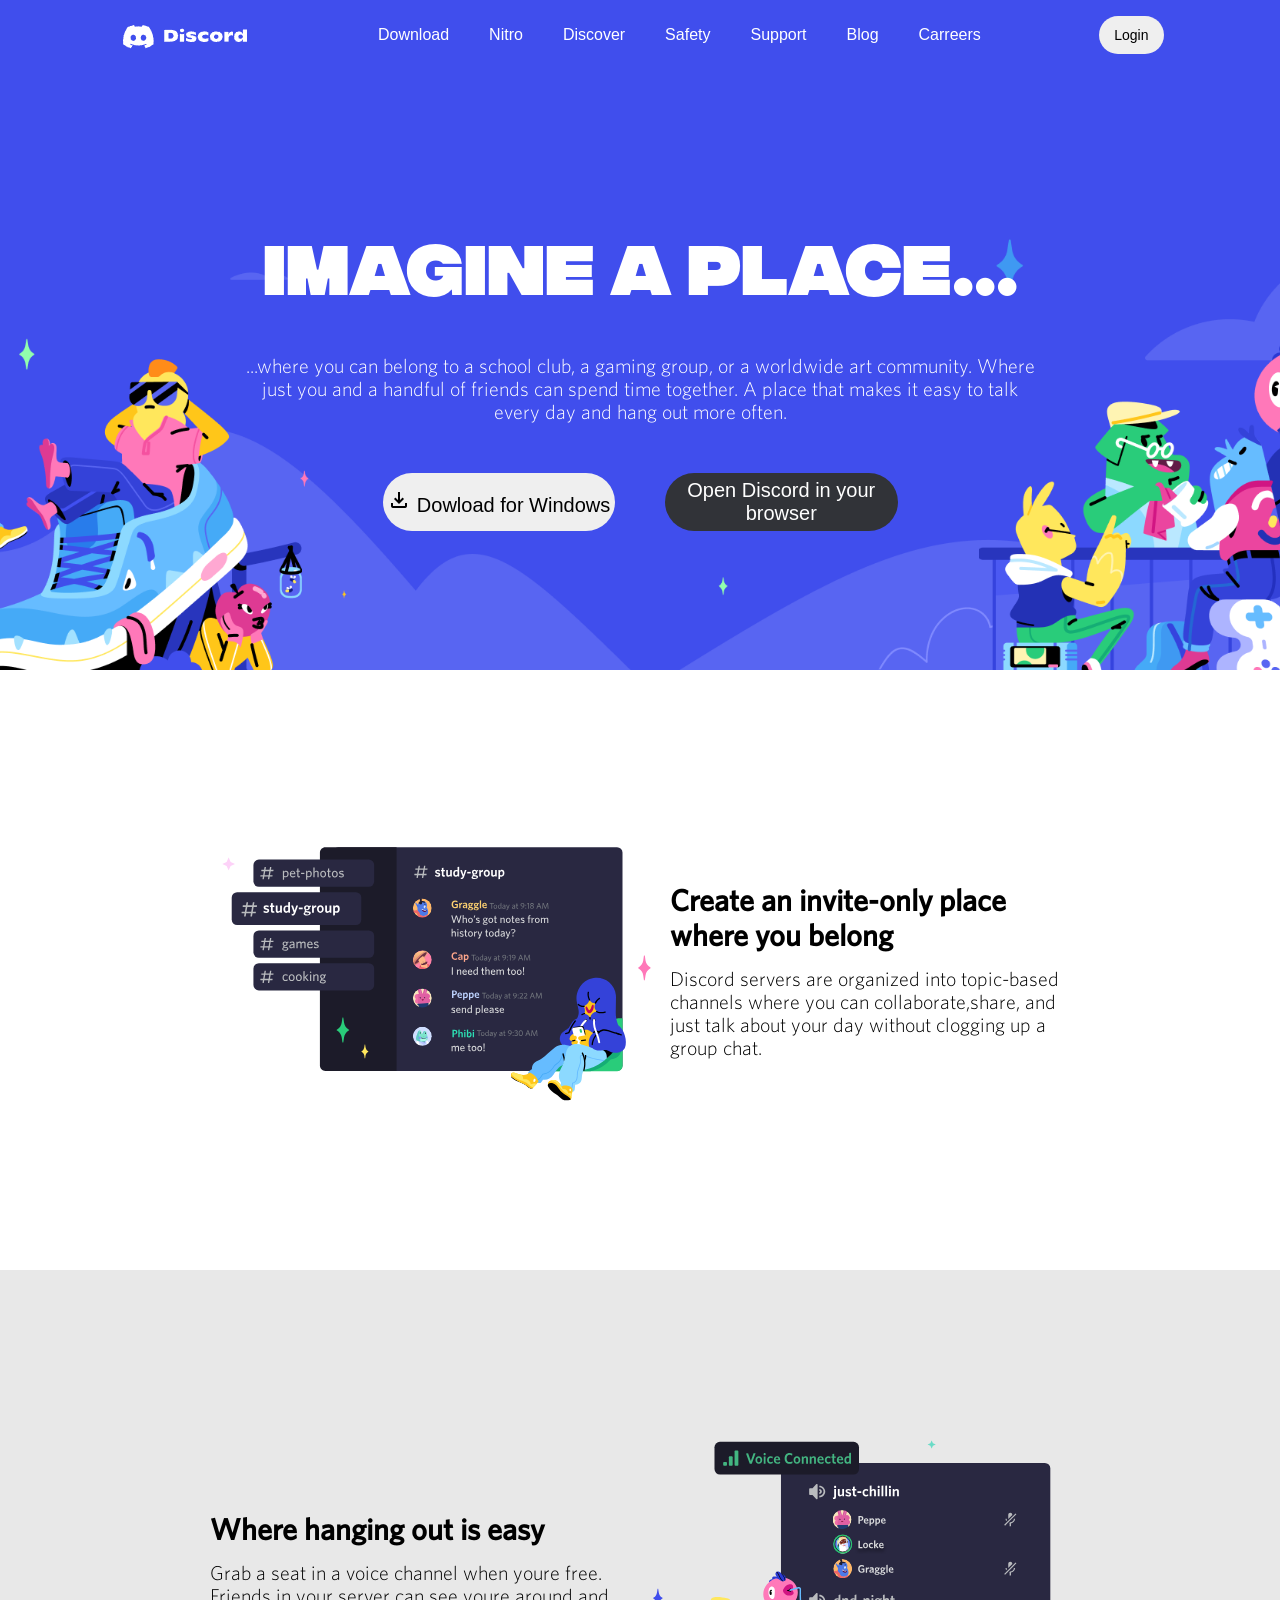
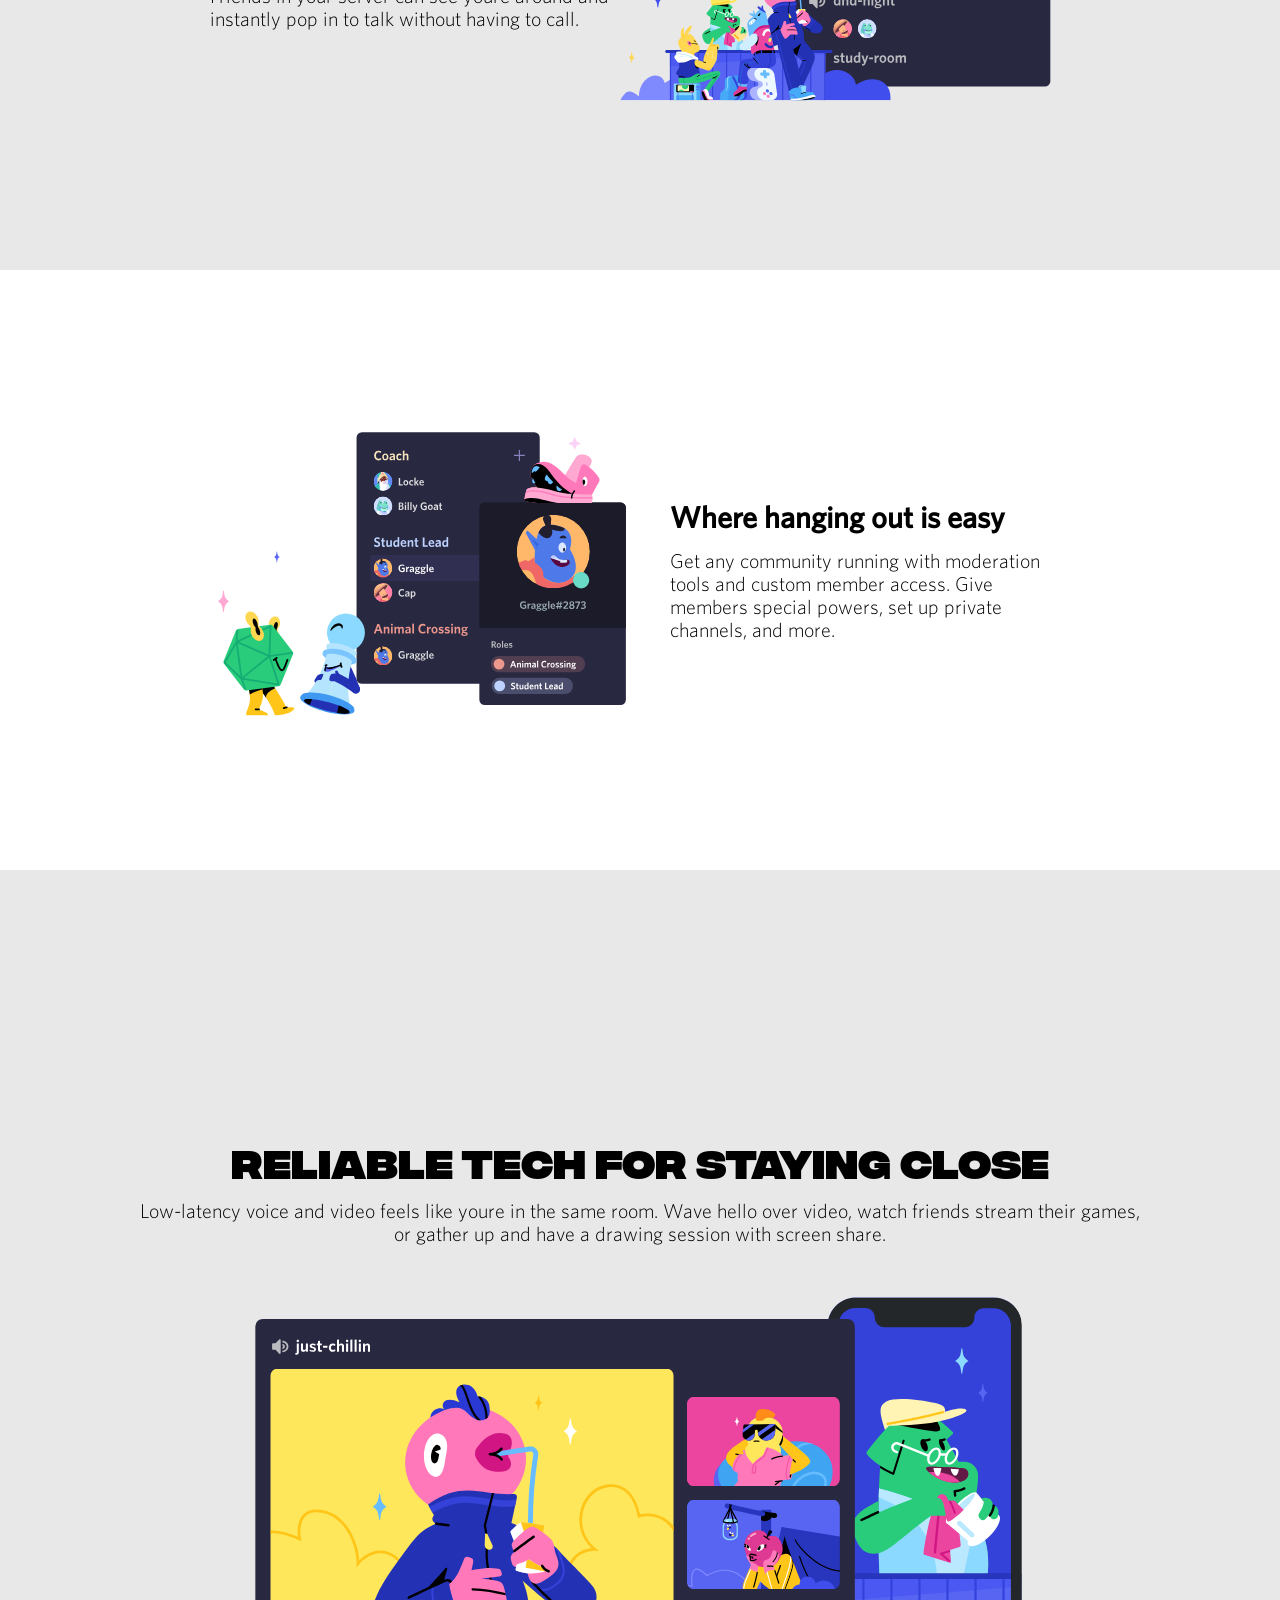
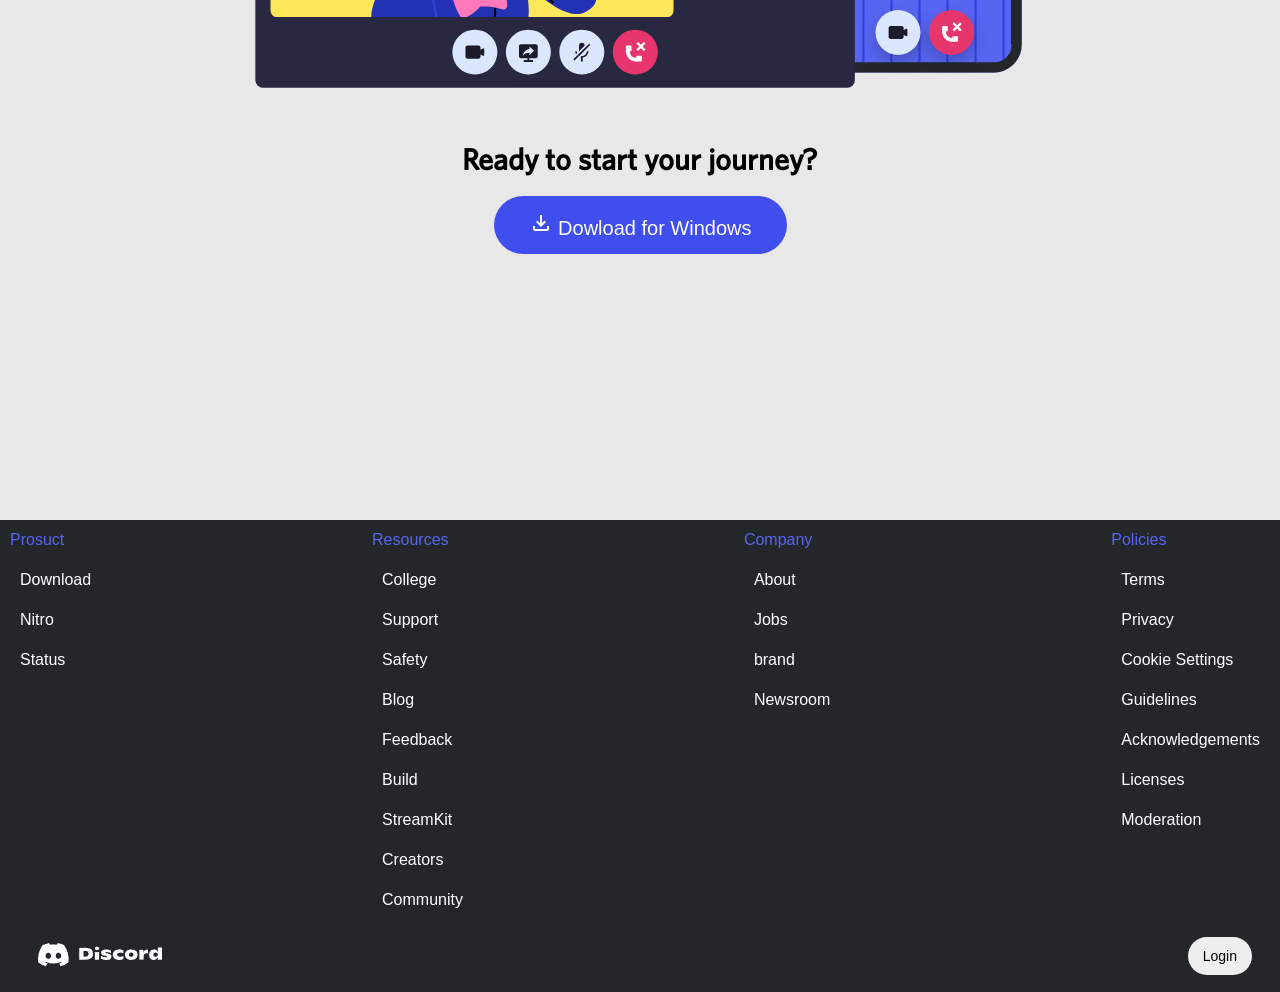
<file: index.html>
<!DOCTYPE html>
<html lang="en">

<head>
    <meta charset="UTF-8">
    <meta http-equiv="X-UA-Compatible" content="IE=edge">
    <meta name="viewport" content="width=device-width, initial-scale=1.0">
    <link rel="stylesheet"
        href="https://fonts.googleapis.com/css2?family=Material+Symbols+Outlined:opsz,wght,FILL,GRAD@20..48,100..700,0..1,-50..200" />
    <link rel="stylesheet" href="style.css" media="all">
    <link rel="stylesheet" href="medias.css">
    <link rel="shortcut icon" href="imgs/discord.png" type="image/x-icon">
    <title>Discord</title>
</head>

<body>
    <header>
        <img class="logo" src="imgs/logo.png" alt="">
        <ul>
            <li><a href="">Download</a></li>
            <li><a href="">Nitro</a></li>
            <li><a href="">Discover</a></li>
            <li><a href="">Safety</a></li>
            <li><a href="">Support</a></li>
            <li><a href="">Blog</a></li>
            <li><a href="">Carreers</a></li>
        </ul>
        <div class="login"><button class="login1">Login</button></div>
    </header>

    <div class="fundo1">
        <div class="couteudo1">
            <h1>IMAGINE A <br> PLACE...</h1>
            <p>...where you can belong to a school club, a gaming group, or a worldwide art community. Where just you
                and a handful of friends can spend time together. A place that makes it easy to talk every day and hang
                out more often.</p>
            <div class="botoes">
                <button class="botao1"><span class="material-symbols-outlined">download</span> Dowload for
                    Windows</button>
                <button class="botao2">Open Discord in your browser</button>
                <button class="botao3"><span class="material-symbols-outlined">download</span> Baixar Mobile</button>
            </div>
        </div>
    </div>
    <div class="fundo2">
        <div class="couteudo2">
            <img src="imgs/section-1.svg" alt="">
            <div class="texto2">
                <h1>Create an invite-only place where you belong</h1>
                <p>Discord servers are organized into topic-based channels where you can collaborate,share, and just
                    talk about your day without clogging up a group chat.</p>
            </div>
        </div>
    </div>
    <div class="fundo3">
        <div class="couteudo3">
            <img class="section1" src="imgs/section-2.svg" alt="">
            <div class="texto3">
                <h1>Where hanging out is easy</h1>
                <p>Grab a seat in a voice channel when youre free. Friends in your server can see youre around and
                    instantly pop in to talk without having to call.</p>
            </div>
        </div>
    </div>
    <div class="fundo4">
        <div class="couteudo4">
            <img src="imgs/section-3.svg" alt="">
            <div class="texto4">
                <h1>Where hanging out is easy</h1>
                <p>Get any community running with moderation tools and custom member access. Give members special
                    powers, set up private channels, and more.</p>
            </div>
        </div>
    </div>
    <div class="fundo5">
        <div class="couteudo5">
            <div class="texto5">
                <h1>RELIABLE TECH FOR STAYING CLOSE</h1>
                <p>Low-latency voice and video feels like youre in the same room. Wave hello over video, watch friends
                    stream their games, or gather up and have a drawing session with screen share.
            </div>
            <img src="imgs/section-4.svg" alt="">
            <div class="baixar">
                <h1>Ready to start your journey?</h1>
                <div class="botoes">
                    <button class="botao3-5"><span class="material-symbols-outlined">download</span> Baixar Mobile</button>
                    <button class="botao3-6"><span class="material-symbols-outlined">download</span> Dowload for Windows</button>
                </div>
            </div>
        </div>
    </div>
    <footer>
        <div >
            <ol>
                <li>Prosuct</li>
                <ul>
                    <li>Download</li>
                    <li>Nitro</li>
                    <li>Status</li>
                </ul>
        </div>

        <div>
            <ol>
                <li>Resources</li>
                <ul>
                    <li>College</li>
                    <li>Support</li>
                    <li>Safety</li>
                    <li>Blog</li>
                    <li>Feedback</li>
                    <li>Build</li>
                    <li>StreamKit</li>
                    <li>Creators</li>
                    <li>Community</li>
                </ul>
            </ol>
        </div>

        <div >
            <ol>
                <li>Company</li>
                <ul>
                    <li>About</li>
                    <li>Jobs</li>
                    <li>brand</li>
                    <li>Newsroom</li>
                </ul>
            </ol>
        </div>   

        <div >
            <ol>
                <li>Policies</li>
                <ul>
                    <li>Terms</li>
                    <li>Privacy</li>
                    <li>Cookie Settings</li>
                    <li>Guidelines</li>
                    <li>Acknowledgements</li>
                    <li>Licenses</li>
                    <li>Moderation</li>
                </ul>
            </ol>
        </div>
    </footer>
    <div class="header2">
        <img class="logo" src="imgs/logo2.png" alt="">
        <div class="login"><button class="login1">Login</button></div>
    </div>
</body>
</html>
</file>
<file: style.css>
@font-face {
    font-family: 'kaike';
    src: url(fonts/whitneybold.woff);
}

@font-face {
    font-family: 'kaike1';
    src: url(fonts/whitneybook.woff);
}

@font-face {
    font-family: 'kaike2';
    src: url(fonts/whitneylight.woff);
}

@font-face {
    font-family: 'kaike3';
    src: url(fonts/whitneymedium.woff);
}

@font-face {
    font-family: 'kaike4';
    src: url(fonts/whitneysemibold.woff);
}

@font-face {
    font-family: 'kaike5';
    src: url(fonts/integral-cf-heavy.otf);
}

@font-face {
    font-family: 'kaike6';
    src: url(fonts/resotyc-Regular.otf);
}

*{
    font-family: Arial, Helvetica, sans-serif;
    margin: 0;
    padding: 0;
}

body{
    overflow-x: hidden; 
}

html{
    height: 100vh;
    width: 100vw;
}

header{
    display: flex;
    justify-content: space-between;
    padding: 15px 0px 15px 0px;
    width: 100%;
    height: 80%;
    background-color: #404EED ;
}

.header2{
    display: flex;
    justify-content: space-between;
    padding: 15px 0px 15px 0px;
    background-color: #23272A;
}

ul,li,a{
    display: none;
    text-decoration: none;
    color: white;
    padding: 0px 10px 0px 10px;
}

.login{
    display: flex;
    align-items: center;
    padding: 0px 28px 0px 0px;
}

.login1{
    font-size: 14px;
    border-radius: 50px;
    padding: 11px 15px 11px 15px;
    border: none;
}

.logo,.logo2{
    padding: 0px 0px 0px 28px;
}

.fundo1{
    display: flex;
    justify-content: flex-start;
    align-items: flex-start ;
    padding: 0px 15px 0px 15px;
    height: 600px;
    background: url(imgs/hero-bg.jpg) center center / cover no-repeat ;    
}

.couteudo1{
    display: flex;
    flex-wrap: wrap; 
    justify-content: flex-start;
    align-content:flex-start;
    gap: 25px;
    padding: 10px;
    color: white;
    height: 500px;
    width: 80vw;
}

.couteudo1 > h1{  
    padding-top: 50px;
    font-family: 'kaike5';
    font-weight: bolder;
    font-size: 40px;
}

.couteudo1 > p{
    font-family: 'kaike2';
    font-size: 20px;
    text-align: start;
}

.couteudo1 br{
    display: none;
}

.botoes{
    display: flex;
    align-items: center;
    justify-content: center;
    flex-wrap: wrap;
    width: 515px;
}

.botoes > button{
    width: 293px;
    height: 58px;
    font-size: 20px ;
    border: none;
    border-radius: 50px;  
}

.botao1{
    display: none;
    margin-top: 20px;
}

.botao2{
    display: none;
    margin-top: 10px;
    background-color: #313338;
    color: white;
}

.botao3{
    margin-top: 100px;
}

.baixar{
    display: flex;
    flex-wrap: wrap;
    justify-content: center;
    align-items: center;
    width: 400px;
}

.botao3-5,.botao3-6{
    margin-top: 20px;
    background-color:#404EED;
    color: white;
}

.botao3-6{
    display: none;
}

.fundo2,.fundo3,.fundo4,.fundo5{
    display: flex;
    justify-content: center;
    align-items: center ;
    height: 600px; 
}

.fundo3{
    background-color: rgba(0, 0, 0, 0.089);
}

.fundo5{
    height: 700px;
    background-color: rgba(0, 0, 0, 0.089);
}

.couteudo2, .couteudo3,.couteudo4,.couteudo5{
    display: flex;
    flex-wrap: wrap;
    align-items: center;
    justify-content: center;
    align-content: center;
    width: 80vw;
    height: 600px;
}

.texto2,.texto3,.texto4,.texto5{
    display: flex;
    flex-wrap: wrap;
    gap: 15px; 
    width: 400px;
}

h1{
    font-family: 'kaike3';
    font-size: 25px;
}

.texto5 > h1{
    font-family: 'kaike5';
}

h2{
    text-align: start;
}
p{
    font-size: 16px;
    font-family: 'kaike2';
}

.couteudo2 > img{
    width: 100%;
}

.couteudo3 > img{
    width: 100%;
}

.couteudo4 > img{
    width: 100%;
}

.couteudo5 > img{
    width: 100%;
}

footer{
    display: flex;
    flex-wrap: wrap;
    align-items: start;
    justify-content: space-between;
    background-color: #23272A;
    color: white;
}

footer ul,li,a{
    display: block;
    columns: 1;
    line-height: 50px;
}

footer ol > li{
    color: #5865F2;
}
</file>
<file: medias.css>
@media screen and (min-width:768px) and (max-width:922px) {
    /* Tablet */

    .fundo1{
        background: url(imgs/hero-bg.jpg) center right / cover no-repeat ;    
    }
    
    .couteudo1 > h1{  
        padding: 50px 0px 0px 0px;
        font-weight: bolder;
        font-size: 70px;
    }

    .couteudo5{
        display: flex;
        flex-wrap: wrap;
        align-items: center;
        justify-content: center;
        align-content: center;
        width: 80vw;
        height: 600px;
    }

    .texto5{
        width: 500px;
    }

    .texto5 > h1{
        font-size: 18px;
        text-align: center;
        width: 800px;
    }
    .texto5 > p {
        text-align: center;
        width: 500px;
    }

    .couteudo2 > img{
        width: 50%;
    }

    .couteudo3{
        flex-direction: row-reverse;    
    }
 
    .couteudo3 > img{
        width: 50%;
    }

    .couteudo4 > img{
        width: 50%;
    }

    .couteudo5 > img{
        width: 70%;
    }

    .botao1{
        display: block;
        margin-right: 50px;
        margin-top: 0px;
    }
    
    .botao2{
        display: block;
    }
    
    .botao3{
        display: none;
    }

    .botoes{
        display: flex;
        align-items: center;
        align-content: center;
        justify-content: center;
        flex-wrap: nowrap;
        width: 515px;
    }

    .baixar{
        display: flex;
        flex-wrap: wrap;
        justify-content: center;
        align-items: center;
        width: 400px;
    }

    .login{
        padding: 0px 35px 0px 0px;
    }

    ul,li,a{
        display: none;
    }

    footer ul,li,a{
        display: block;
        columns: 1;
        line-height: 50px;
    }
    
}

@media screen and (min-width:922px) and (max-width:1200px) {
    /* pc*/

    .fundo1{
        justify-content: center;
        align-items: center ;   
    }
    
    .couteudo1{
        justify-content: center;
        gap: 50px;
        width: 800px;
    }
    
    .couteudo1 > h1{  
        padding-top: 100px;
        font-weight: bolder;
        font-size: 70px;
    }

    .couteudo1 > p{
        text-align: center;
    }

    .botoes{
        flex-wrap: nowrap;
    }

    .botao1{
        display: block;
        margin-right: 50px;
        margin-top: 0px;
    }
    
    .botao2{
        display: block;
        margin-top: 0px;
    }

    .botao3{
        display: none;
    }

    .botoes{
        display: flex;
        align-items: center;
        align-content: center;
        justify-content: center;
        flex-wrap: nowrap;
        width: 515px;
    }

    .baixar{
        display: flex;
        flex-wrap: wrap;
        justify-content: center;
        align-items: center;
        width: 400px;
    }

    .botao3-5{
        display: none;
    }

    .botao3-6{
        display: block;
    }

    .couteudo2 > img{
        width: 45%;
    }

    .couteudo3{
        flex-direction: row-reverse;    
    }
 
    .couteudo3 > img{
        width: 45%;
    }

    .couteudo4 > img{
        width: 45%;
    }

    .couteudo4 > img{
        width: 45%;
    }

    .couteudo5 > img{
        width: 70%;
    }

    .couteudo5{
        display: flex;
        flex-wrap: wrap;
        align-items: center;
        flex-direction: column;
        justify-content: center;
        align-content: center;
        width: 80vw;
        height: 600px;
    }

    .texto5{
        width: 500px;
    }

    .texto5 > h1{
        font-size: 21px;
        text-align: center;
        width: 800px;
    }

    .texto5 > p {
        text-align: center;
        width: 600px;
    }

    ul,li,a{
        display: flex;
    }

    footer ul,li,a{
        display: block;
        columns: 1;
        line-height: 40px;
    }
  
}

@media screen and (min-width:1200px) {
    /* tv*/

    header{
        justify-content: space-evenly;
    }

    .fundo1{
        justify-content: center;
        align-items: center ;
        background: url(imgs/hero-bg.jpg) center bottom / cover no-repeat ;    
    }

    .couteudo1 > br{
        display: none;
    }
    
    .couteudo1{
        justify-content: center;
        gap: 50px;
        width: 800px;
    }
    
    .couteudo1 > h1{  
        padding-top: 100px;
        font-weight: bolder;
        font-size: 70px;
    }

    .couteudo1 > p{
        text-align: center;
    }

    .botoes{
        display: flex;
        align-items: center;
        justify-content: center;
        align-content: center;
        flex-wrap: nowrap;
        width: 720px;
    }
    
    .botao1{
        display: block;
        margin-right: 50px;
        margin-top: 0px;
    }
    
    .botao2{
        display: block;
        margin-top: 0px;
    }  

    .botao3{
        display: none;
    }

    .botoes{
        display: flex;
        align-items: center;
        align-content: center;
        justify-content: center;
        flex-wrap: nowrap;
        width: 515px;
    }

    .baixar{
        display: flex;
        flex-wrap: wrap;
        justify-content: center;
        align-items: center;
        width: 400px;
    }

    .botao3-5{
        display: none;
    }

    .botao3-6{
        display: block;
    }

    

     .couteudo3{
        flex-direction: row-reverse;    
    }

    p{
        font-size: 20px;
    }
    
    h1{
        font-size: 30px;
    }

    .couteudo2 > img{
        width: 45%;
    }
 
    .couteudo3 > img{
        width: 45%;
    }

    .couteudo4 > img{
        width: 45%;
    }

    .couteudo5 > img{
        width: 80%;
    }

    .fundo5{
        height: 1250px;
    }

    .couteudo5{
        display: flex;
        flex-wrap: nowrap;
        align-items: center;
        flex-direction: column;
        justify-content: center;
        align-content: center;
        width: 80vw;
        height: 600px;
    }

    .texto5{
        width: 1000px;
    }
    
    .texto5 > h1{
        font-size: 40px;
        text-align: center;
        width: 1000px;
    }
    
    .texto5 > p {
        text-align: center;
        font-size: 20px;
        width: 1000px;
    }

    ul,li,a{
        display: flex;
    }

    footer ul,li,a{
        display: block;
        columns: 1;
        line-height: 40px;
    }

    
}
</file>
